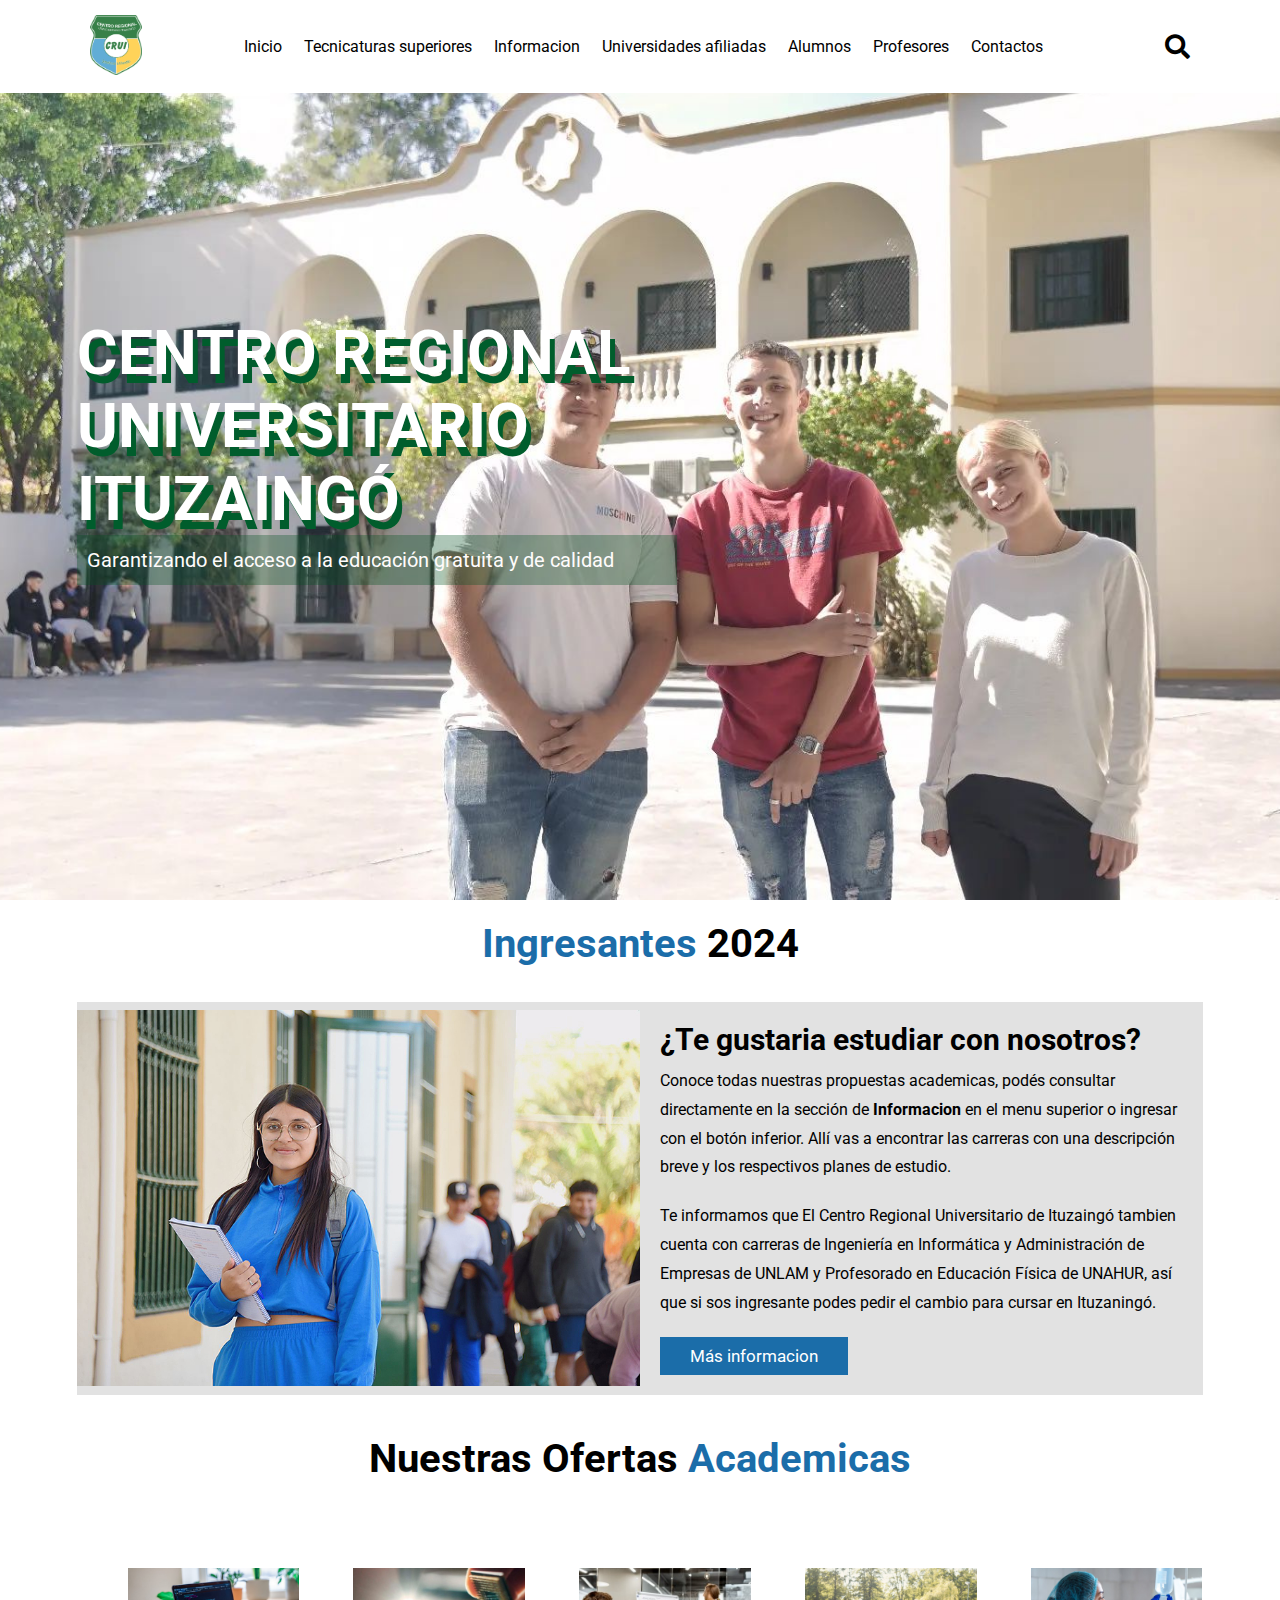
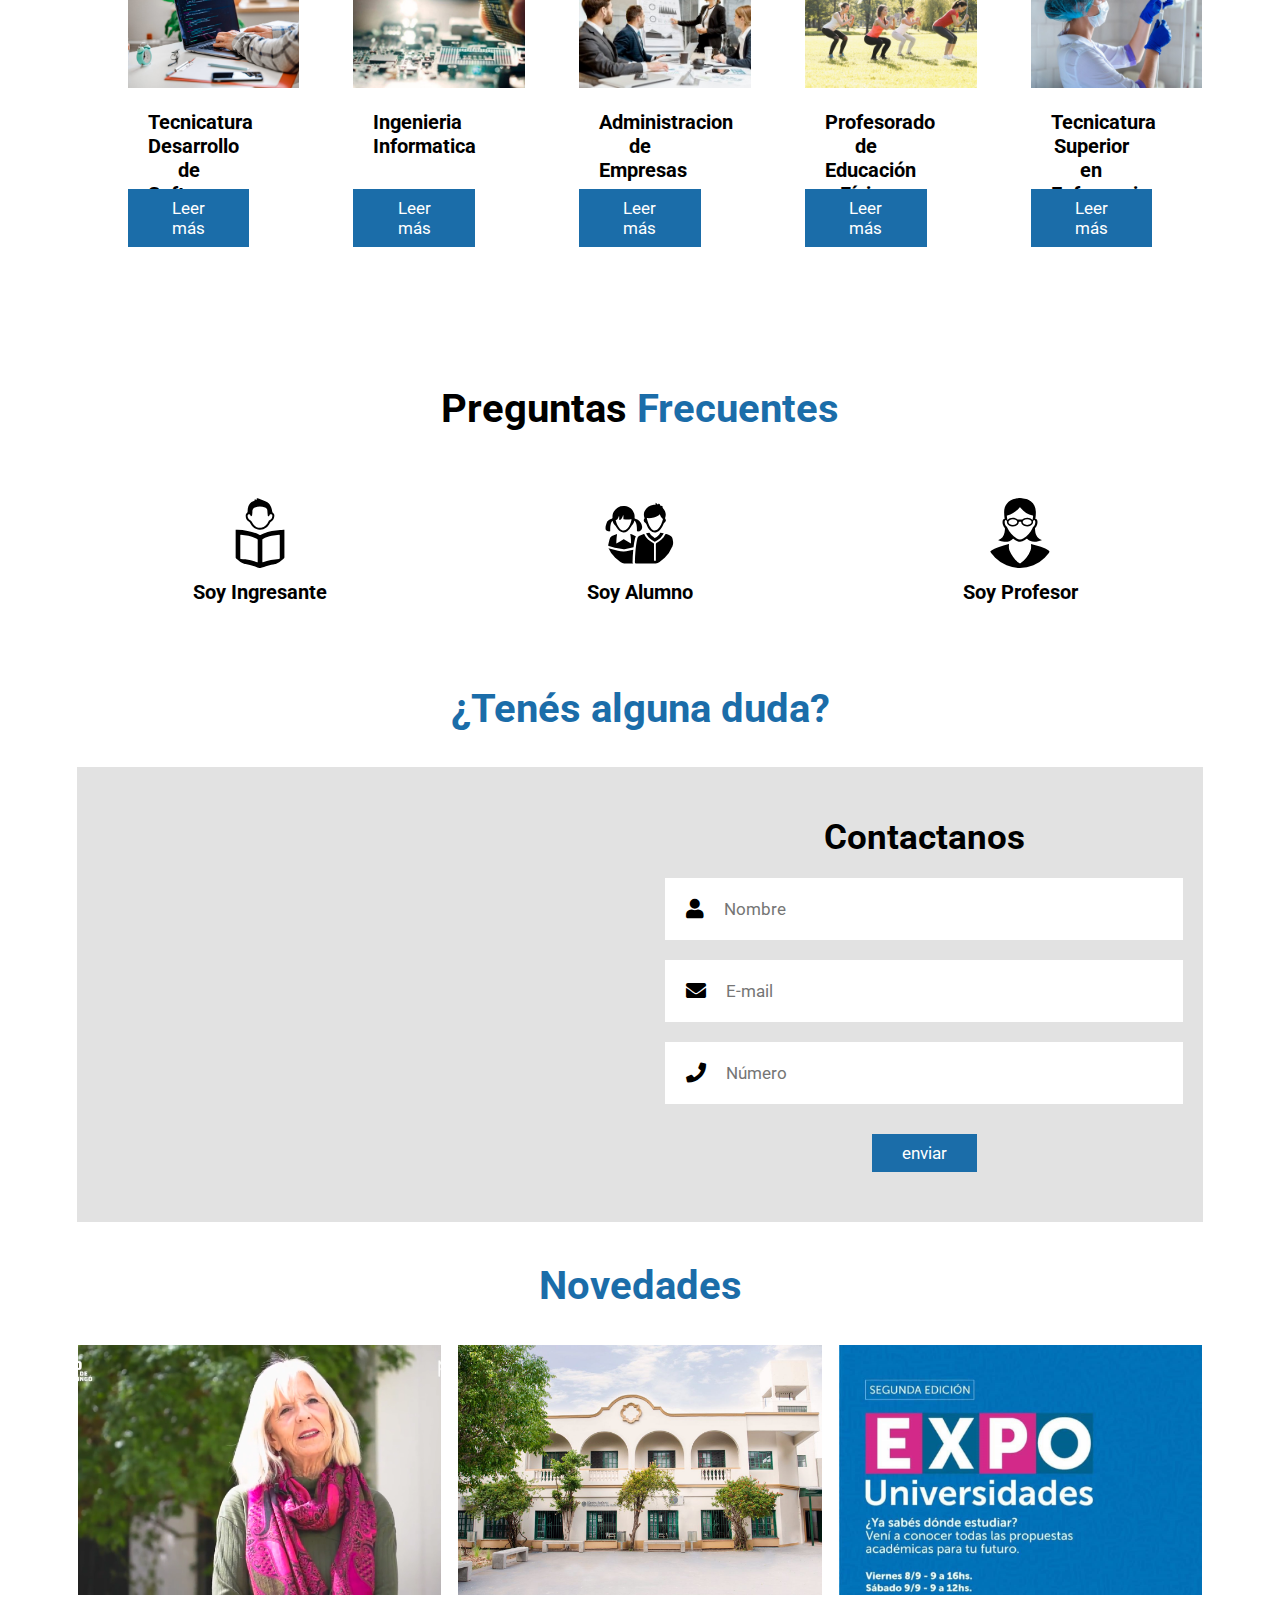
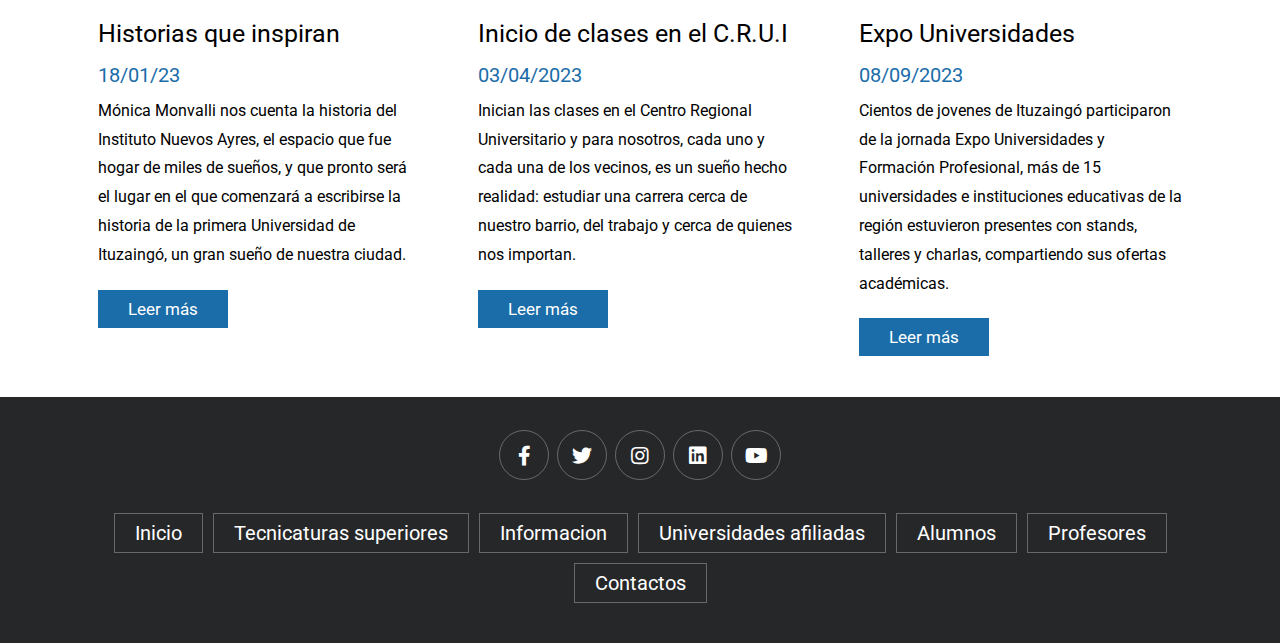
<file: index.html>
<!DOCTYPE html>
<html lang="en">
<head>
    <meta charset="UTF-8">
    <meta name="viewport" content="width=device-width, initial-scale=1.0">
    <title>Centro Regional Universitario Ituzaingó</title>

    <link rel="stylesheet" href="https://cdnjs.cloudflare.com/ajax/libs/font-awesome/5.15.4/css/all.min.css">
    <link rel="stylesheet" href="style.css">
    <link rel="stylesheet" href="https://icofont.com/license/">

</head>
<body>
    
<header class="header">

    <a href="index.html" class="logo">
        <img src="images/escudo.png" alt=" logo de la municipalidad">
    </a>

    <nav class="navbar">
        <a href="#home">Inicio</a>
        <a href="tecnicaturas.html">Tecnicaturas superiores</a>
        <a href="informacion.html">Informacion</a>
        <a href="universidades-afiliadas.html">Universidades afiliadas</a>
        <a href="#alum">Alumnos</a>
        <a href="#prof">Profesores</a>
        <a href="#contact">Contactos</a>
    </nav>

    <div class="icons">
        <div class="fas fa-search" id="search-btn"></div>
        <div class="fas fa-bars" id="menu-btn"></div>
    </div>

    <div class="search-form">
        <input type="search" id="search-box" placeholder="¿Qué estas buscando?">
        <label for="search-box" class="fas fa-search"></label>
    </div>


</header>


<section class="home" id="home">

    <div class="content">
        <h3>CENTRO REGIONAL UNIVERSITARIO ITUZAINGÓ</h3>
        <p>Garantizando el acceso a la educación gratuita y de calidad</p>
     
    </div>

</section>


<section class="about" id="about">

    <h1 class="heading"> <span>Ingresantes</span> 2024 </h1>

    <div class="row">

        <div class="image">
            <img src="images/universidad_itu.jpeg" alt="">
        </div>

        <div class="content">
            <h3>¿Te gustaria estudiar con nosotros?</h3>
           
            <p>Conoce todas nuestras propuestas academicas, podés consultar directamente en la sección de <strong>Informacion</strong> en el menu superior o ingresar con el botón inferior. Allí vas a encontrar las carreras con una descripción breve y los respectivos planes de estudio.</p>
            <p>Te informamos que El Centro Regional Universitario de Ituzaingó tambien cuenta con carreras de Ingeniería en Informática y Administración de Empresas de UNLAM y Profesorado en Educación Física de UNAHUR, así que si sos ingresante podes pedir el cambio para cursar en Ituzaningó.</p>
            <a href="informacion.html" class="btn">Más informacion</a>
        </div>

    </div>

</section>


<section class="menu" id="menu">

    <h1 class="heading"> Nuestras Ofertas <span>Academicas</span> </h1>

    <div class="box-container">

        <div class="box">
            <img src="images/Desarrollo-de-software-metodologias-importantes-1024x683.jpg" alt="desarrollo software">
            <h3>Tecnicatura Desarrollo de Software</h3>
            
            <a href="#" class="btn">Leer más</a>
        </div>

        <div class="box">
            <img src="images/informatica.jpg" alt="ingenieria informatica">
            <h3>Ingenieria Informatica</h3>
            
            <a href="#" class="btn">Leer más</a>
        </div>

        <div class="box">
            <img src="images/administracion_de_empresas_01.jpg" alt="administracion de empresas">
            <h3>Administracion de Empresas</h3>
            
            <a href="#" class="btn">Leer más</a>
        </div>

        <div class="box">
            <img src="images/edu_fisica.jpg" alt="educacion fisica">
            <h3>Profesorado de Educación Física</h3>
            
            <a href="#" class="btn">Leer más</a>
        </div>

        <div class="box">
            <img src="images/enfermeria.jpg" alt="enfermeria">
            <h3>Tecnicatura Superior en Enfermeria</h3>
            
            <a href="#" class="btn">Leer más</a>
        </div>

  
    </div>

</section>



<section class="quest" id="quest">

    <h1 class="heading"> Preguntas <span>Frecuentes</span> </h1>

    <div class="box-container">

        <div class="box">
          
            <img src="images/read-book-alt.svg" class="user" alt="">
            <h3>Soy Ingresante</h3>
        
        </div>

        <div class="box">
            
            <img src="images/group-students.svg" class="user" alt="">
            <h3>Soy Alumno</h3>
       
        </div>
        
        <div class="box">
           
            <img src="images/woman-in-glasses.svg" class="user" alt="">
            <h3>Soy Profesor</h3>
            
        </div>

    </div>

</section>


<section class="contact" id="contact">

    <h1 class="heading"> <span>¿Tenés alguna duda?</span> </h1>

    <div class="row">

        <iframe class="map" src="https://www.google.com/maps/embed?pb=!1m23!1m12!1m3!1d14733.018375419146!2d-58.663216619312585!3d-34.66968406580504!2m3!1f0!2f0!3f0!3m2!1i1024!2i768!4f13.1!4m8!3e6!4m0!4m5!1s0x95bcc0a1c0153b65%3A0x8a739911364ba4b1!2sLos%20Pozos%20268%2C%20Ituzaing%C3%B3%2C%20Provincia%20de%20Buenos%20Aires!3m2!1d-34.6630073!2d-58.667338!5e0!3m2!1ses-419!2sar!4v1698204479807!5m2!1ses-419!2sar" width="600" height="450" style="border:0;" allowfullscreen="" loading="lazy" referrerpolicy="no-referrer-when-downgrade"></iframe>
      
        <form action="">
            <h3>Contactanos</h3>
            <div class="inputBox">
                <span class="fas fa-user"></span>
                <input type="text" placeholder="Nombre">
            </div>
            <div class="inputBox">
                <span class="fas fa-envelope"></span>
                <input type="email" placeholder="E-mail">
            </div>
            <div class="inputBox">
                <span class="fas fa-phone"></span>
                <input type="number" placeholder="Número">
            </div>
            <input type="submit" value="enviar" class="btn">
        </form>

    </div>

</section>


<section class="news" id="news">

    <h1 class="heading"> <span>Novedades</span> </h1>

    <div class="box-container">

        <div class="box">
            <div class="image">
                <img src="images/historia_univ.png" alt="">
            </div>
            <div class="content">
                <a href="novedades.html" class="title">Historias que inspiran</a>
                <span>18/01/23</span>
                <p>Mónica Monvalli nos cuenta la historia del Instituto Nuevos Ayres, el espacio que fue hogar de miles de sueños, y que pronto será el lugar en el que comenzará a escribirse la historia de la primera Universidad de Ituzaingó, un gran sueño de nuestra ciudad.</p>
                <a href="#" class="btn">Leer más</a>
            </div>
        </div>

        <div class="box">
            <div class="image">
                <img src="images/crui.jpg" alt="">
            </div>
            <div class="content">
                <a href="novedades.html" class="title">Inicio de clases en el C.R.U.I</a>
                <span>03/04/2023</span>
                <p>Inician las clases en el Centro Regional Universitario y para nosotros, cada uno y cada una de los vecinos, es un sueño hecho realidad: estudiar una carrera cerca de nuestro barrio, del trabajo y cerca de quienes nos importan.</p>
                <a href="#" class="btn">Leer más</a>
            </div>
        </div>

        <div class="box">
            <div class="image">
                <img src="images/EXPO.jpeg" alt="">
            </div>
            <div class="content">
                <a href="novedades.html" class="title">Expo Universidades</a>
                <span>08/09/2023</span>
                <p> Cientos de jovenes de Ituzaingó participaron de la jornada Expo Universidades y Formación Profesional, más de 15 universidades e instituciones educativas de la región estuvieron presentes con stands, talleres y charlas, compartiendo sus ofertas académicas.</p>
                <a href="#contact" class="btn">Leer más</a>
            </div>
        </div>

    </div>

</section>



<section class="footer">

    <div class="share">
        <a href="#" class="fab fa-facebook-f"></a>
        <a href="#" class="fab fa-twitter"></a>
        <a href="#" class="fab fa-instagram"></a>
        <a href="#" class="fab fa-linkedin"></a>
        <a href="#" class="fab fa-youtube"></a>
    </div>

    <div class="links">
        <a href="index.html">Inicio</a>
        <a href="tecnicaturas.html">Tecnicaturas superiores</a>
        <a href="informacion.html">Informacion</a>
        <a href="universidades-afiliadas.html">Universidades afiliadas</a>
        <a href="#alum">Alumnos</a>
        <a href="#prof">Profesores</a>
        <a href="#contact">Contactos</a>
       
    </div>

   

</section>



<script src="app.js"></script>

</body>
</html>
</file>
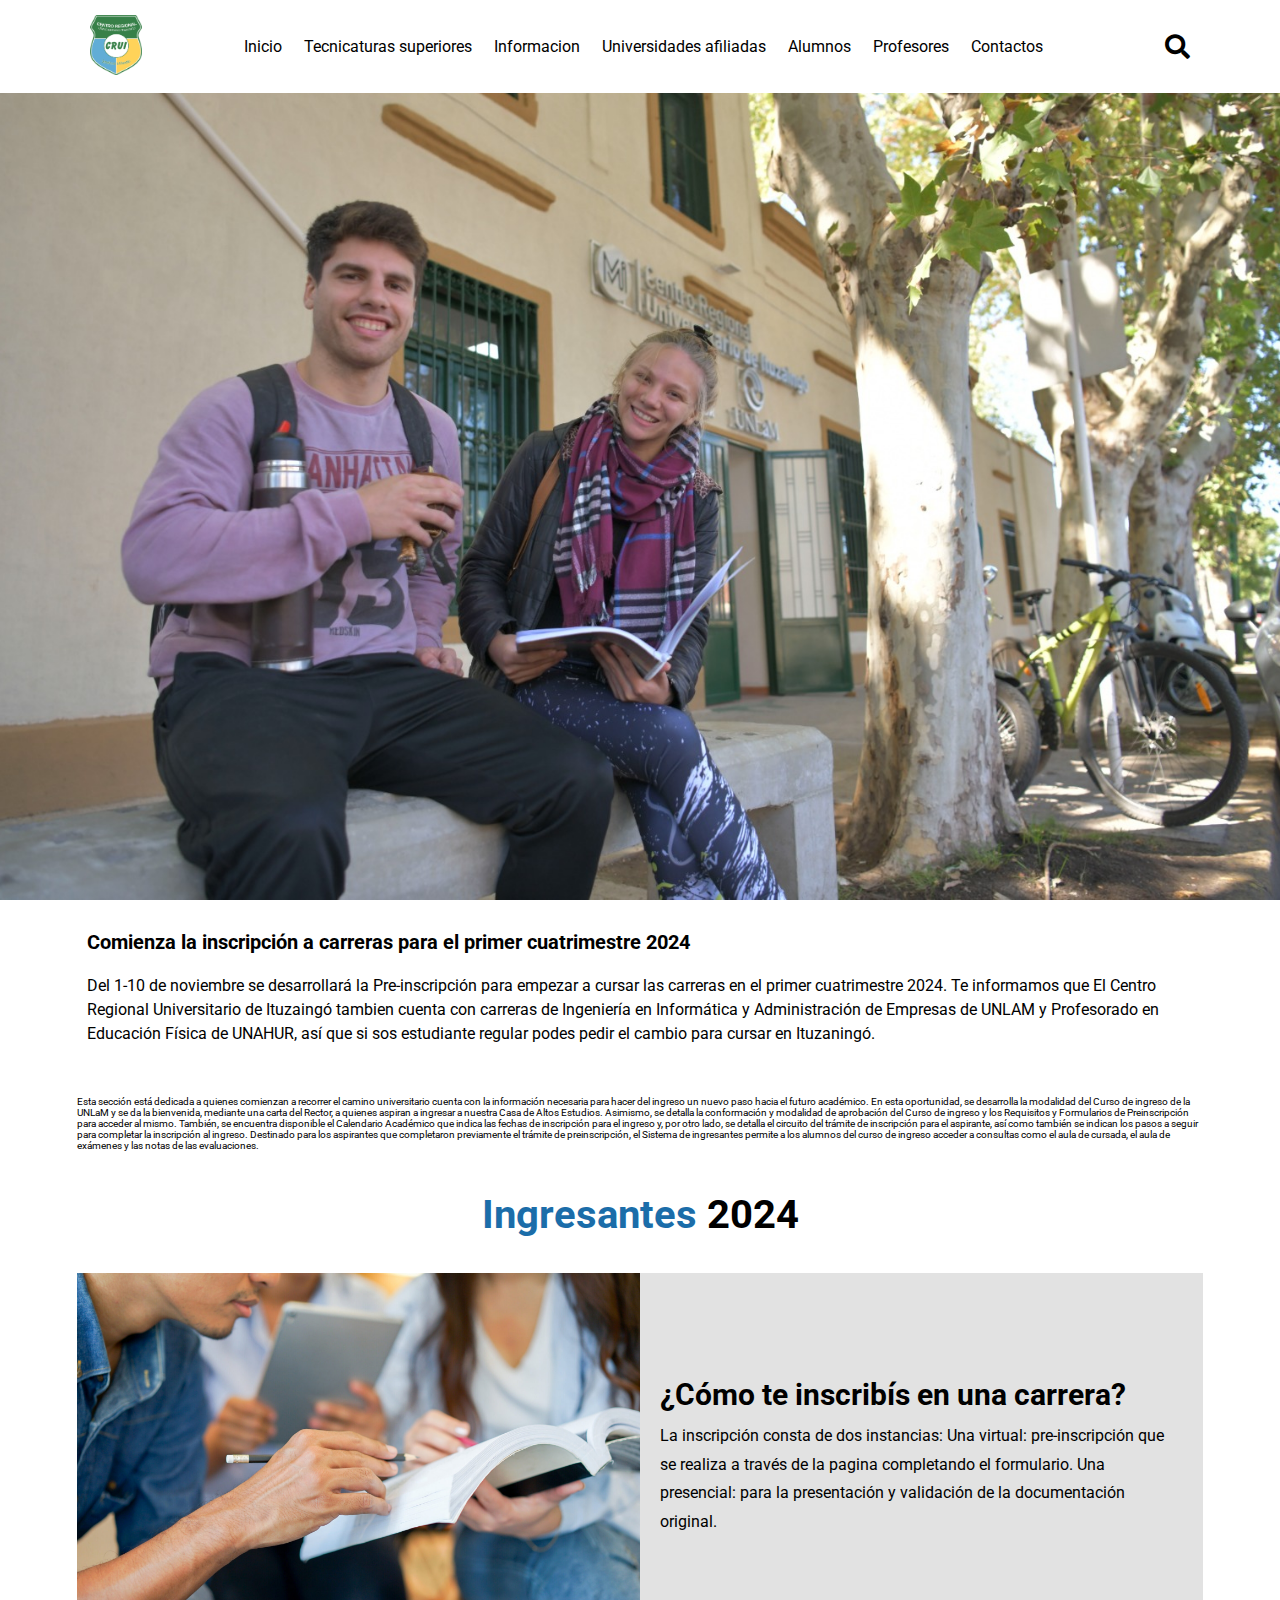
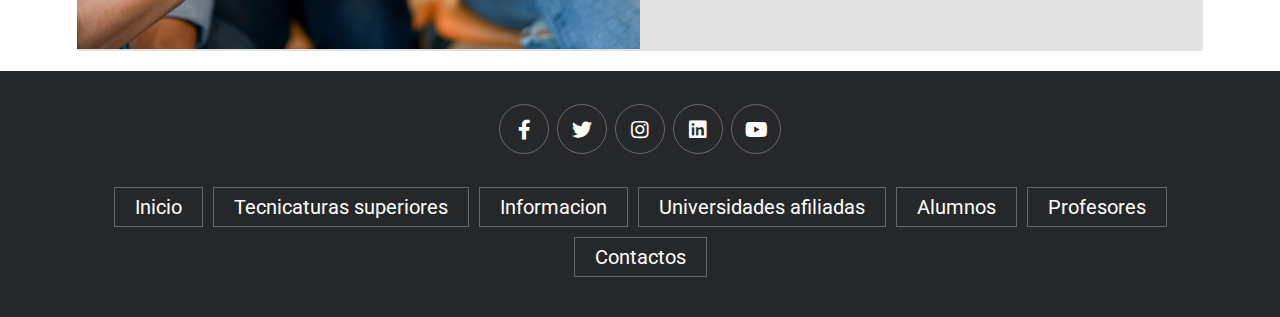
<file: informacion.html>
<!DOCTYPE html>
<html lang="en">
  <head>
    <meta charset="UTF-8" />
    <meta name="viewport" content="width=device-width, initial-scale=1.0" />
    <title>Informacion</title>

    <link
      rel="stylesheet"
      href="https://cdnjs.cloudflare.com/ajax/libs/font-awesome/5.15.4/css/all.min.css"
    />

    <link rel="stylesheet" href="style.css" />
    <link rel="stylesheet" href="index.html" />
  </head>

  <body>
    <header class="header">
      <a href="index.html" class="logo">
        <img src="images/escudo.png" alt=" logo de la municipalidad" />
      </a>

      <nav class="navbar">
        <a href="index.html">Inicio</a>
        <a href="tecnicaturas.html">Tecnicaturas superiores</a>
        <a href="informacion.html">Informacion</a>
        <a href="universidades-afiliadas.html">Universidades afiliadas</a>
        <a href="#alum">Alumnos</a>
        <a href="#prof">Profesores</a>
        <a href="#contact">Contactos</a>
      </nav>

      <div class="icons">
        <div class="fas fa-search" id="search-btn"></div>
        <div class="fas fa-bars" id="menu-btn"></div>
      </div>

      <div class="search-form">
        <input
          type="search"
          id="search-box"
          placeholder="¿Qué estas buscando?"
        />
        <label for="search-box" class="fas fa-search"></label>
      </div>
    </header>

    <section class="portada-info" id="portada-info"></section>

    <section>
      <div class="info">
        <h1>
          Comienza la inscripción a carreras para el primer cuatrimestre 2024
        </h1>

        <p>
          Del 1-10 de noviembre se desarrollará la Pre-inscripción para empezar
          a cursar las carreras en el primer cuatrimestre 2024. Te informamos
          que El Centro Regional Universitario de Ituzaingó tambien cuenta con
          carreras de Ingeniería en Informática y Administración de Empresas de
          UNLAM y Profesorado en Educación Física de UNAHUR, así que si sos
          estudiante regular podes pedir el cambio para cursar en Ituzaningó.
        </p>
      </div>
    </section>

    <section>
      <div></div>
      <div class="faq-info">
        <p>
          Esta sección está dedicada a quienes comienzan a recorrer el camino
          universitario cuenta con la información necesaria para hacer del
          ingreso un nuevo paso hacia el futuro académico. En esta oportunidad,
          se desarrolla la modalidad del Curso de ingreso de la UNLaM y se da la
          bienvenida, mediante una carta del Rector, a quienes aspiran a
          ingresar a nuestra Casa de Altos Estudios. Asimismo, se detalla la
          conformación y modalidad de aprobación del Curso de ingreso y los
          Requisitos y Formularios de Preinscripción para acceder al mismo.
          También, se encuentra disponible el Calendario Académico que indica
          las fechas de inscripción para el ingreso y, por otro lado, se detalla
          el circuito del trámite de inscripción para el aspirante, así como
          también se indican los pasos a seguir para completar la inscripción al
          ingreso. Destinado para los aspirantes que completaron previamente el
          trámite de preinscripción, el Sistema de ingresantes permite a los
          alumnos del curso de ingreso acceder a consultas como el aula de
          cursada, el aula de exámenes y las notas de las evaluaciones.
        </p>
      </div>
    </section>

    <section class="about" id="about">
      <h1 class="heading"><span>Ingresantes</span> 2024</h1>

      <div class="row">
        <div class="image">
          <img src="images/iStock-1141509628-2048x1366.jpeg" alt="" />
        </div>

        <div class="content">
          <h3>¿Cómo te inscribís en una carrera?</h3>

          <p>
            La inscripción consta de dos instancias: Una virtual:
            pre-inscripción que se realiza a través de la pagina completando el
            formulario. Una presencial: para la presentación y validación de la
            documentación original.
          </p>
        </div>
      </div>
    </section>
    <section class="footer">
      <div class="share">
        <a href="#" class="fab fa-facebook-f"></a>
        <a href="#" class="fab fa-twitter"></a>
        <a href="#" class="fab fa-instagram"></a>
        <a href="#" class="fab fa-linkedin"></a>
        <a href="#" class="fab fa-youtube"></a>
      </div>

      <div class="links">
        <a href="index.html">Inicio</a>
        <a href="tecnicaturas.html">Tecnicaturas superiores</a>
        <a href="informacion.html">Informacion</a>
        <a href="universidades-afiliadas.html">Universidades afiliadas</a>
        <a href="#alum">Alumnos</a>
        <a href="#prof">Profesores</a>
        <a href="#contact">Contactos</a>
      </div>
    </section>

    <script src="app.js"></script>
  </body>
</html>
</file>
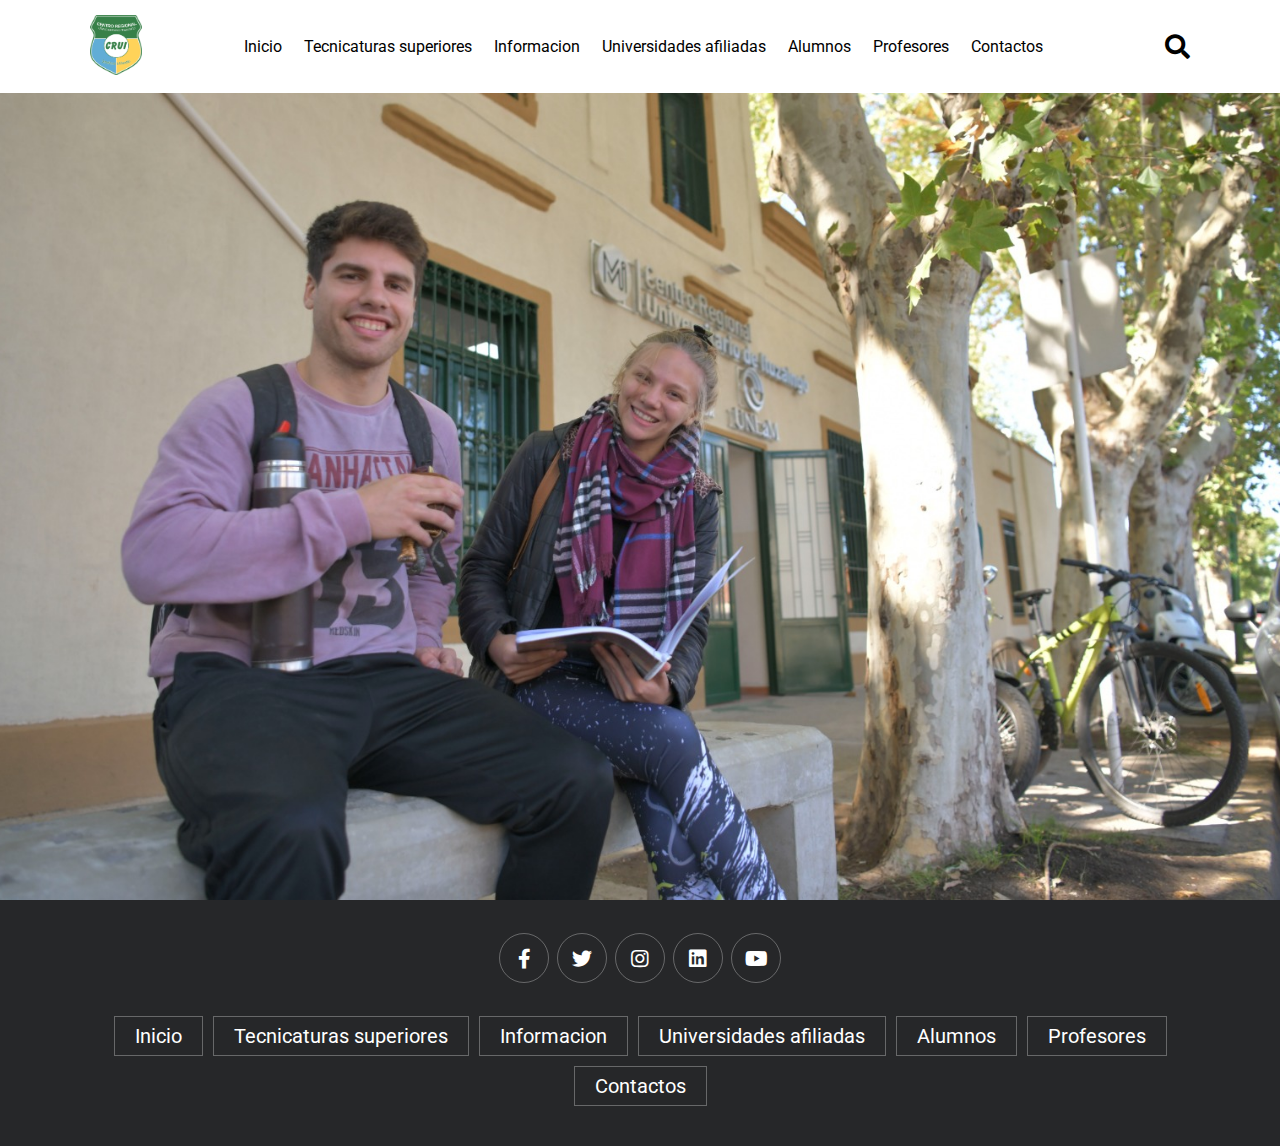
<file: novedades.html>
<!DOCTYPE html>
<html lang="en">
  <head>
    <meta charset="UTF-8" />
    <meta name="viewport" content="width=device-width, initial-scale=1.0" />
    <title>Novedades</title>

    <link
      rel="stylesheet"
      href="https://cdnjs.cloudflare.com/ajax/libs/font-awesome/5.15.4/css/all.min.css"
    />

    <link rel="stylesheet" href="style.css" />
    <link rel="stylesheet" href="index.html">
  </head>

  <body>
    <header class="header">
      <a href="#" class="logo">
        <img src="images/escudo.png" alt=" logo de la municipalidad" />
      </a>

      <nav class="navbar">
        <a href="index.html">Inicio</a>
        <a href="tecnicaturas.html">Tecnicaturas superiores</a>
        <a href="informacion.html">Informacion</a>
        <a href="universidades-afiliadas.html">Universidades afiliadas</a>
        <a href="#alum">Alumnos</a>
        <a href="#prof">Profesores</a>
        <a href="#contact">Contactos</a> 
      </nav>

      <div class="icons">
        <div class="fas fa-search" id="search-btn"></div>
        <div class="fas fa-bars" id="menu-btn"></div>
      </div>

      <div class="search-form">
        <input
          type="search"
          id="search-box"
          placeholder="¿Qué estas buscando?"
        />
        <label for="search-box" class="fas fa-search"></label>
      </div>
    </header>

    <section class="portada-info" id="portada-info">
        

    </section>

    <section class="footer">
      <div class="share">
        <a href="#" class="fab fa-facebook-f"></a>
        <a href="#" class="fab fa-twitter"></a>
        <a href="#" class="fab fa-instagram"></a>
        <a href="#" class="fab fa-linkedin"></a>
        <a href="#" class="fab fa-youtube"></a>
      </div>

      <div class="links">
        <a href="index.html">Inicio</a>
        <a href="tecnicaturas.html">Tecnicaturas superiores</a>
        <a href="informacion.html">Informacion</a>
        <a href="universidades-afiliadas.html">Universidades afiliadas</a>
        <a href="#alum">Alumnos</a>
        <a href="#prof">Profesores</a>
        <a href="#contact">Contactos</a>
      </div>
    </section>

    <script src="app.js"></script>
  </body>
</html>
</file>
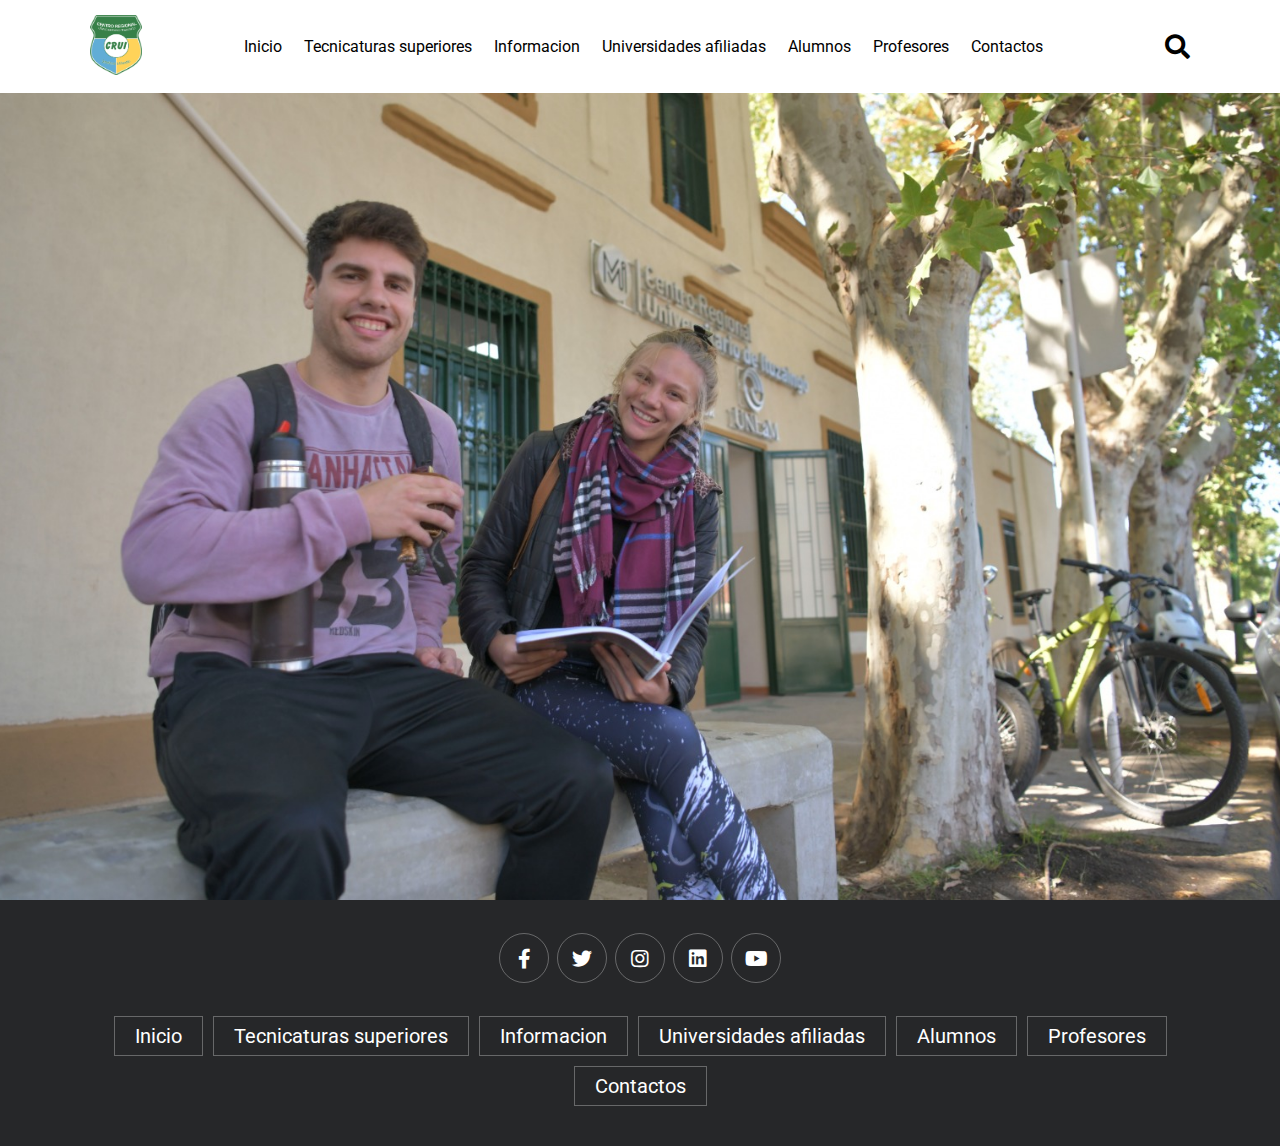
<file: tecnicaturas.html>
<!DOCTYPE html>
<html lang="en">
  <head>
    <meta charset="UTF-8" />
    <meta name="viewport" content="width=device-width, initial-scale=1.0" />
    <title>Tecnicaturas</title>

    <link
      rel="stylesheet"
      href="https://cdnjs.cloudflare.com/ajax/libs/font-awesome/5.15.4/css/all.min.css"
    />

    <link rel="stylesheet" href="style.css" />
    <link rel="stylesheet" href="index.html">
  </head>

  <body>
    <header class="header">
      <a href="#" class="logo">
        <img src="images/escudo.png" alt=" logo de la municipalidad" />
      </a>

      <nav class="navbar">
        <a href="index.html">Inicio</a>
        <a href="tecnicaturas.html">Tecnicaturas superiores</a>
        <a href="informacion.html">Informacion</a>
        <a href="universidades-afiliadas.html">Universidades afiliadas</a>
        <a href="#alum">Alumnos</a>
        <a href="#prof">Profesores</a>
        <a href="#contact">Contactos</a>
      </nav>

      <div class="icons">
        <div class="fas fa-search" id="search-btn"></div>
        <div class="fas fa-bars" id="menu-btn"></div>
      </div>

      <div class="search-form">
        <input
          type="search"
          id="search-box"
          placeholder="¿Qué estas buscando?"
        />
        <label for="search-box" class="fas fa-search"></label>
      </div>
    </header>

    <section class="portada-info" id="portada-info">
        

    </section>

    <section class="footer">
      <div class="share">
        <a href="#" class="fab fa-facebook-f"></a>
        <a href="#" class="fab fa-twitter"></a>
        <a href="#" class="fab fa-instagram"></a>
        <a href="#" class="fab fa-linkedin"></a>
        <a href="#" class="fab fa-youtube"></a>
      </div>

      <div class="links">
        <a href="index.html">Inicio</a>
        <a href="tecnicaturas.html">Tecnicaturas superiores</a>
        <a href="informacion.html">Informacion</a>
        <a href="universidades-afiliadas.html">Universidades afiliadas</a>
        <a href="#alum">Alumnos</a>
        <a href="#prof">Profesores</a>
        <a href="#contact">Contactos</a>
      </div>
    </section>

    <script src="app.js"></script>
  </body>
</html>
</file>
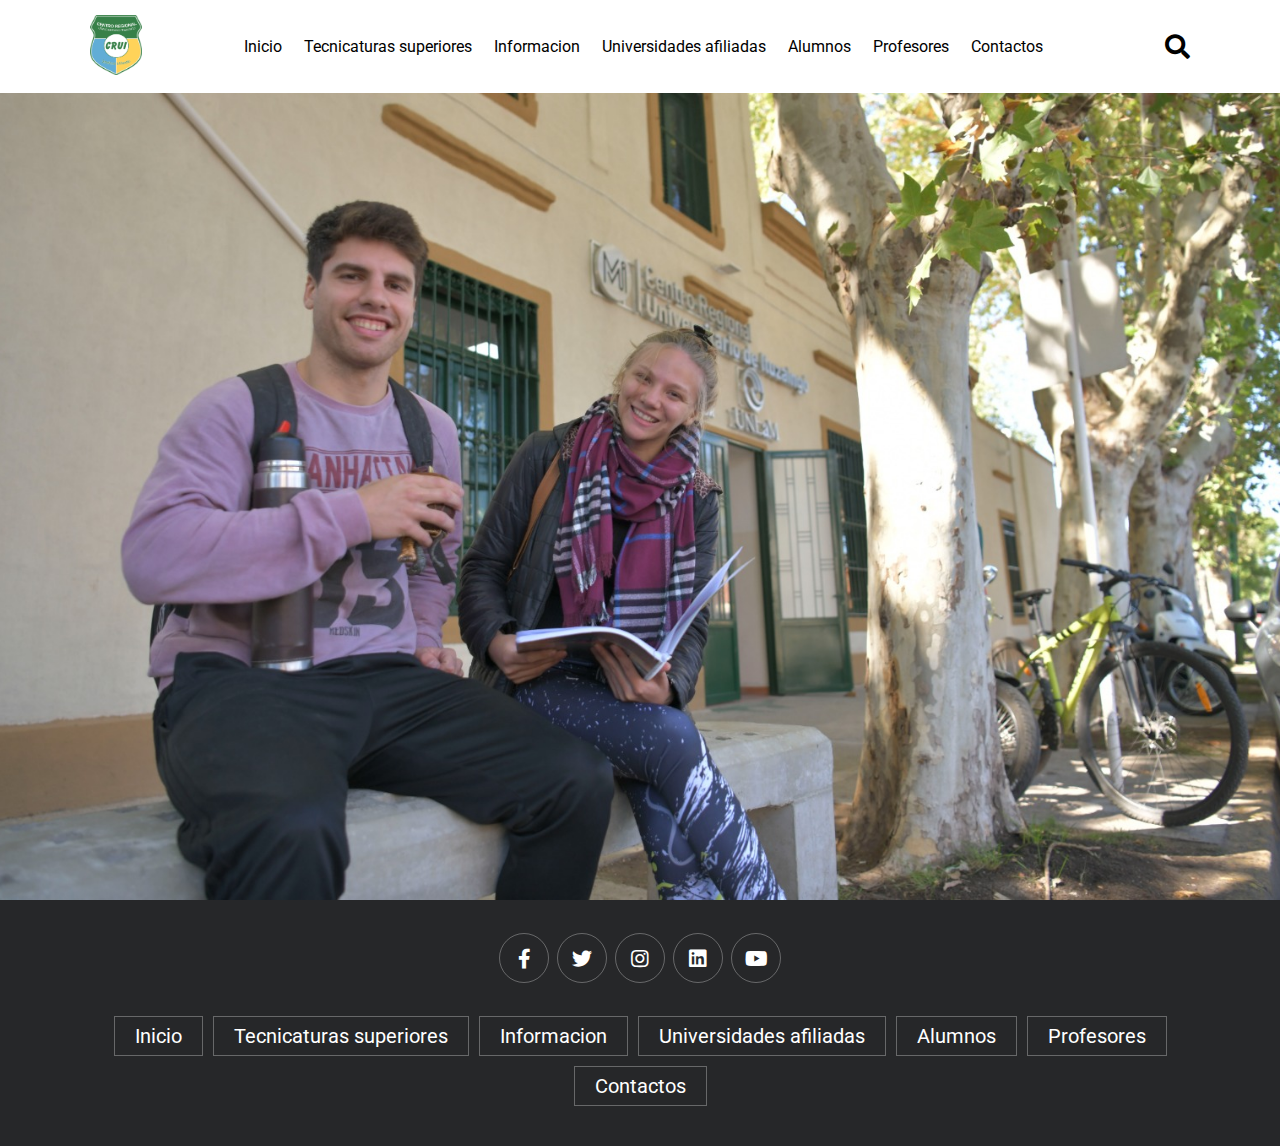
<file: universidades-afiliadas.html>
<!DOCTYPE html>
<html lang="en">
  <head>
    <meta charset="UTF-8" />
    <meta name="viewport" content="width=device-width, initial-scale=1.0" />
    <title>Universidades Afiliadas</title>

    <link
      rel="stylesheet"
      href="https://cdnjs.cloudflare.com/ajax/libs/font-awesome/5.15.4/css/all.min.css"
    />

    <link rel="stylesheet" href="style.css" />
    <link rel="stylesheet" href="index.html">
  </head>

  <body>
    <header class="header">
      <a href="index.html" class="logo">
        <img src="images/escudo.png" alt=" logo de la municipalidad" />
      </a>

      <nav class="navbar">
        <a href="index.html">Inicio</a>
        <a href="tecnicaturas.html">Tecnicaturas superiores</a>
        <a href="informacion.html">Informacion</a>
        <a href="universidades-afiliadas.html">Universidades afiliadas</a>
        <a href="#alum">Alumnos</a>
        <a href="#prof">Profesores</a>
        <a href="#contact">Contactos</a>
      </nav>

      <div class="icons">
        <div class="fas fa-search" id="search-btn"></div>
        <div class="fas fa-bars" id="menu-btn"></div>
      </div>

      <div class="search-form">
        <input
          type="search"
          id="search-box"
          placeholder="¿Qué estas buscando?"
        />
        <label for="search-box" class="fas fa-search"></label>
      </div>
    </header>

    <section class="portada-info" id="portada-info">
        

    </section>

    <section class="footer">
      <div class="share">
        <a href="#" class="fab fa-facebook-f"></a>
        <a href="#" class="fab fa-twitter"></a>
        <a href="#" class="fab fa-instagram"></a>
        <a href="#" class="fab fa-linkedin"></a>
        <a href="#" class="fab fa-youtube"></a>
      </div>

      <div class="links">
        <a href="index.html">Inicio</a>
        <a href="tecnicaturas.html">Tecnicaturas superiores</a>
        <a href="informacion.html">Informacion</a>
        <a href="universidades-afiliadas.html">Universidades afiliadas</a>
        <a href="#alum">Alumnos</a>
        <a href="#prof">Profesores</a>
        <a href="#contact">Contactos</a>
      </div>
    </section>

    <script src="app.js"></script>
  </body>
</html>
</file>
<file: style.css>
@import url('https://fonts.googleapis.com/css2?family=Roboto:wght@100;300;400;500;700&display=swap');

:root {
    --main-color: rgb(27, 109, 169);
    --white: #e0e0e0ee;
    --bg: #ffffff;
    --border: .1rem solid rgba(255, 255, 255, .3);
}

* {
    font-family: 'Roboto', sans-serif;
    margin: 0;
    padding: 0;
    box-sizing: border-box;
    outline: none;
    border: none;
    text-decoration: none;
    transition: .2s linear;
}

html {
    font-size: 62.5%;
    overflow-x: hidden;
    scroll-padding-top: 9rem;
    scroll-behavior: smooth;
}

html::-webkit-scrollbar {
    width: .8rem;
}

html::-webkit-scrollbar-track {
    background: transparent;
}

html::-webkit-scrollbar-thumb {
    background: #fff;
    border-radius: 5rem;
}

body {
    background: var(--bg);
}

section {
    padding: 2rem 6%;
}

.heading {
    text-align: center;
    color: #000000;
    padding-bottom: 3.5rem;
    font-size: 4rem;
}

.heading span {
    color: var(--main-color);
}

.btn {
    margin-top: 1rem;
    display: inline-block;
    padding: .9rem 3rem;
    font-size: 1.7rem;
    color: #ffffff;
    background: var(--main-color);
    cursor: pointer;
}

.btn:hover {
    letter-spacing: .2rem;
    background-color: #75b32a;
}

.header {
    background: var(--bg);
    display: flex;
    align-items: center;
    justify-content: space-between;
    padding: 1.5rem 7%;
    border-bottom: var(--border);
    position: fixed;
    top: 0;
    left: 0;
    right: 0;
    z-index: 1000;
}

.header .logo img {
    height: 6rem;
}

.header .navbar a {
    margin: 0 1rem;
    font-size: 1.6rem;
    color: #000000;
}

.header .navbar a:hover {
    color: var(--main-color);
    border-bottom: .1rem solid var(--main-color);
    padding-bottom: .5rem;
}

.header .icons div {
    color: #000000;
    cursor: pointer;
    font-size: 2.5rem;
    margin-left: 2rem;
}

.header .icons div:hover {
    color: var(--main-color);
}

#menu-btn {
    display: none;
}

.header .search-form {
    position: absolute;
    top: 115%;
    right: 7%;
    background: #fff;
    width: 50rem;
    height: 5rem;
    display: flex;
    align-items: center;
    transform: scaleY(0);
    transform-origin: top;
}

.header .search-form.active {
    transform: scaleY(1);
}

.header .search-form input {
    height: 100%;
    width: 100%;
    font-size: 1.6rem;
    color: black;
    padding: 1rem;
    text-transform: none;
}

.header .search-form label {
    cursor: pointer;
    font-size: 2.2rem;
    margin-right: 1.5rem;
    color: black;
}

.header .search-form label:hover {
    color: var(--main-color);
}

.portada-info {
    min-height: 100vh;
    display: flex;
    align-items: center;
    background: url("carreras.jpeg") no-repeat;
    background-size: cover;
    background-position: center;
}


.home {
    min-height: 100vh;
    display: flex;
    align-items: center;
    background: url("univ_portada.png") no-repeat;
    background-size: cover;
    background-position: center;
}

.home .content {
    max-width: 60rem;

}

.home .content h3 {
    font-size: 6.2rem;
    text-shadow: 5px 9px #005d2c;
    color: #fff;

}

.home .content p {
    font-size: 2rem;
    text-transform: initial;
    line-height: 1.5;
    padding: 1rem;
    color: #fffcfc;
    background-color: rgba(2, 82, 35, 0.322);

}

.info p {
    font-size: 1.6rem;
    text-transform: initial;
    line-height: 1.5;
    padding: 1rem;
}

.info h1 {

    padding: 1rem;
    font-size: 2rem;
    color: #000000;

}


.about .row {
    display: flex;
    align-items: center;
    background: var(--white);
    flex-wrap: wrap;
}

.about .row .image {
    flex: 1 1 45rem;
}

.about .row .image img {
    width: 100%;
}

.about .row .content {
    flex: 1 1 45rem;
    padding: 2rem;
}

.about .row .content h3 {
    font-size: 3rem;
    color: #000000;
}

.about .row .content p {
    font-size: 1.6rem;
    color: #000000;
    padding: 1rem 0;
    line-height: 1.8;
}

.menu .box-container {
    display: grid;
    grid-template-columns: repeat(auto-fit, minmax(20rem, 1fr));
    gap: .2rem;

}

.menu .box-container .box {
    padding: 5rem;
    text-align: center;
    border: var(--border);
    overflow: hidden;

}

.menu .box-container .box img {
    height: 12rem;

}

.menu .box-container .box h3 {
    color: #000000;
    font-size: 2rem;
    padding: 2rem;
    box-sizing: content-box;
    height: 15%;
    text-align: center;
}

.menu .box-container .box .price {
    color: #000000;
    font-size: 1.5rem;
    padding: .5rem 0;

}


.quest .box-container {
    display: grid;
    grid-template-columns: repeat(auto-fit, minmax(30rem, 1fr));
    gap: 1.5rem;
    cursor: pointer;
}

.quest .box-container .box {
    border: var(--border);
    text-align: center;
    padding: 3rem 2rem;
}

.quest .box-container .box p {
    font-size: 1.5rem;
    line-height: 1.8;
    color: #ccc;
    padding: 2rem 0;
}

.quest .box-container .box .user {
    height: 7rem;
    width: 7rem;
    border-radius: 50%;
    object-fit: cover;
}

.quest .box-container .box h3 {
    padding: 1rem 0;
    font-size: 2rem;
    color: #000000;
}



.contact .row {
    display: flex;
    background: var(--white);
    flex-wrap: wrap;
    gap: 1rem;
}

.contact .row .map {
    flex: 1 1 45rem;
    width: 100%;
    object-fit: cover;
}

.contact .row form {
    flex: 1 1 45rem;
    padding: 5rem 2rem;
    text-align: center;
}

.contact .row form h3 {
    font-size: 3.5rem;
    color: #000000;
}

.contact .row form .inputBox {
    display: flex;
    align-items: center;
    margin-top: 2rem;
    margin-bottom: 2rem;
    background: var(--bg);
    border: var(--border);
}

.contact .row form .inputBox span {
    color: #000000;
    font-size: 2rem;
    padding-left: 2rem;
}

.contact .row form .inputBox input {
    width: 100%;
    padding: 2rem;
    font-size: 1.7rem;
    color: #000000;
    text-transform: none;
    background: none;
}

.news .box-container {
    display: grid;
    grid-template-columns: repeat(auto-fit, minmax(30rem, 1fr));
    gap: 1.5rem;
}

.news .box-container .box {
    border: var(--border);
}

.news .box-container .box .image {
    height: 25rem;
    overflow: hidden;
    width: 100%;
}

.news .box-container .box .image img {
    height: 100%;
    object-fit: cover;
    width: 100%;
}

.news .box-container .box:hover .image img {
    transform: scale(1.2);
}

.news .box-container .box .content {
    padding: 2rem;
}

.news .box-container .box .content .title {
    font-size: 2.5rem;
    line-height: 1.5;
    color: #000000;
}

.news .box-container .box .content .title:hover {
    color: var(--main-color);
}

.news .box-container .box .content span {
    color: var(--main-color);
    display: block;
    padding-top: 1rem;
    font-size: 2rem;
}

.news .box-container .box .content p {
    font-size: 1.6rem;
    line-height: 1.8;
    color: #000000;
    padding: 1rem 0;
}

.footer {
    background: rgb(38, 39, 41);
    text-align: center;
}

.footer .share {
    padding: 1rem 0;
}

.footer .share a {
    height: 5rem;
    width: 5rem;
    line-height: 5rem;
    font-size: 2rem;
    color: #fff;
    border: var(--border);
    margin: .3rem;
    border-radius: 50%;
}

.footer .share a:hover {
    background-color: var(--main-color);
}

.footer .links {
    display: flex;
    justify-content: center;
    flex-wrap: wrap;
    padding: 2rem 0;
    gap: 1rem;
}

.footer .links a {
    padding: .7rem 2rem;
    color: #fff;
    border: var(--border);
    font-size: 2rem;
}

.footer .links a:hover {
    background: var(--main-color);
}

.footer .credit {
    font-size: 2rem;
    color: #fff;
    font-weight: lighter;
    padding: 1.5rem;
}

.footer .credit span {
    color: var(--main-color);
}













/* media queries  */
@media (max-width:991px) {

    html {
        font-size: 55%;
    }

    .header {
        padding: 1.5rem 2rem;
    }

    section {
        padding: 2rem;
    }


}

@media (max-width:768px) {

    #menu-btn {
        display: inline-block;
    }

    .header .navbar {
        position: absolute;
        top: 100%;
        right: -100%;
        background: #ffffff;
        width: 30rem;
        height: calc(100vh - 9.5rem);
    }

    .header .navbar.active {
        right: 0;
    }

    .header .navbar a {
        color: black;
        display: block;
        margin: 1.5rem;
        padding: .5rem;
        font-size: 2rem;
    }

    .header .search-form {
        width: 90%;
        right: 2rem;
    }

    .home {
        background-position: left;
        justify-content: center;
        text-align: center;
    }

    .home .content h3 {
        font-size: 4.5rem;
    }

    .home .content p {
        font-size: 1.5rem;
    }

}

@media (max-width:450px) {

    html {
        font-size: 45%;
    }

    .home {
        min-height: 100vh;
        display: flex;
        align-items: center;
        background: url("estudiante-universitaria-1024x684-1.jpg") no-repeat;
        background-size: cover;
        background-position: center;
    }


}
</file>
